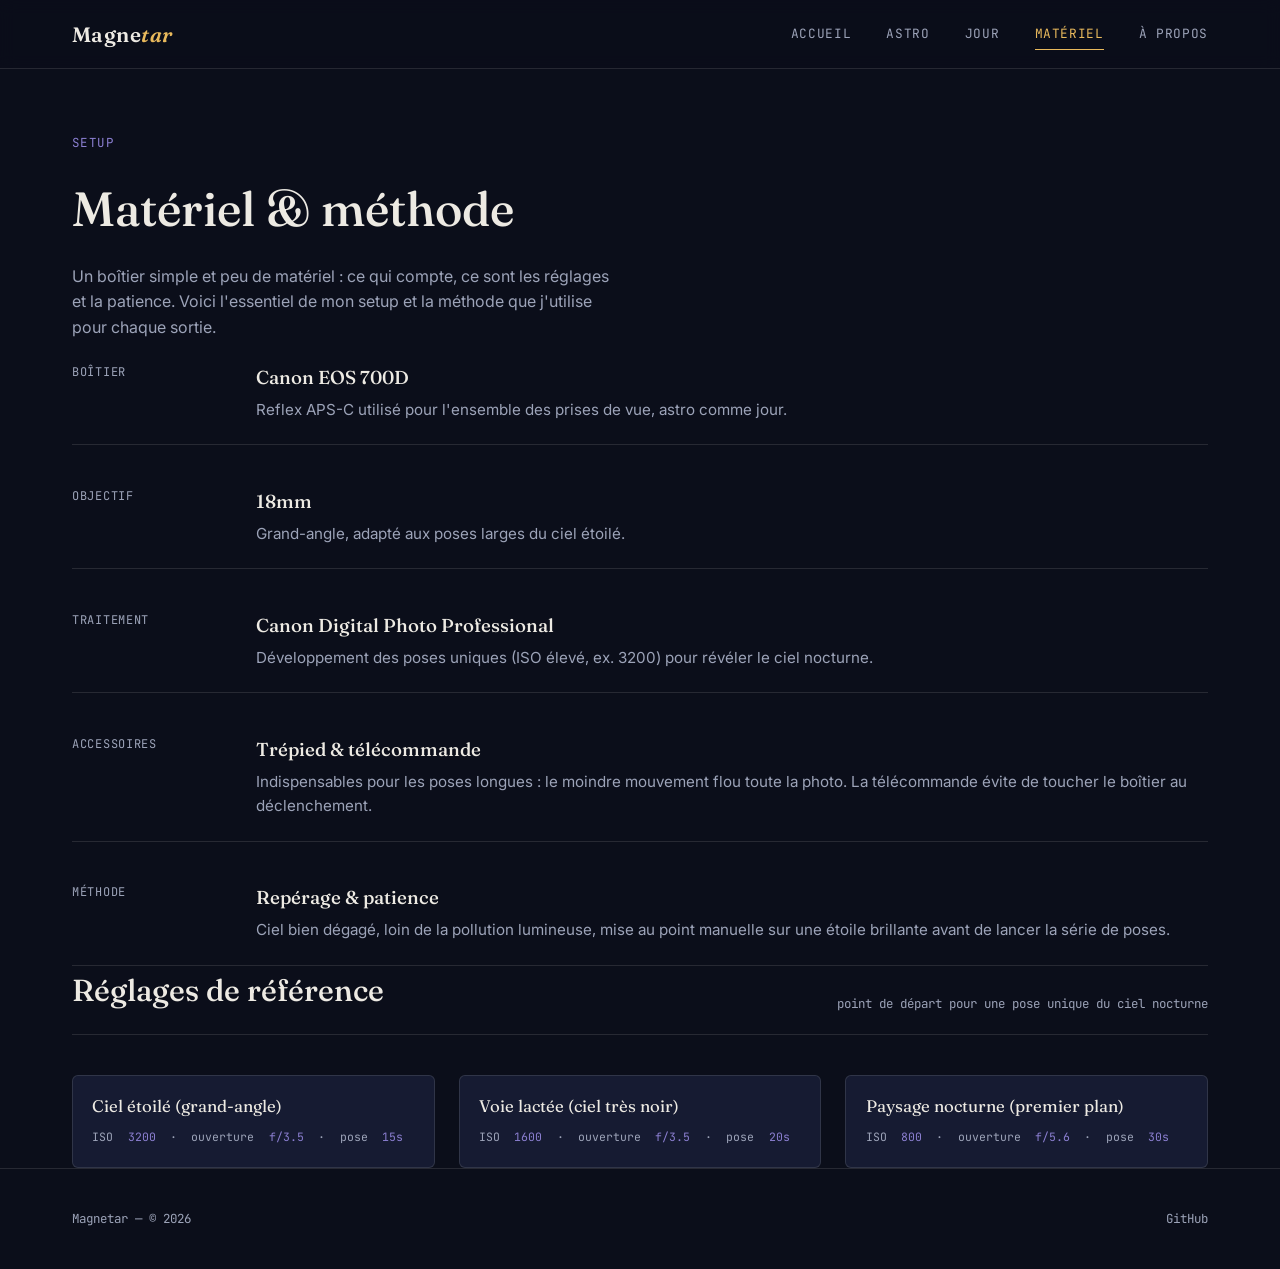
<file: materiel1.html>
<!DOCTYPE html>
<html lang="fr">
<head>
  <meta charset="UTF-8">
  <meta name="viewport" content="width=device-width, initial-scale=1.0">
  <title>Matériel — Magnetar</title>
  <link rel="preconnect" href="https://fonts.googleapis.com">
  <link href="https://fonts.googleapis.com/css2?family=Fraunces:ital,wght@0,500;0,600;1,500&family=Inter:wght@400;500&family=JetBrains+Mono:wght@400;500&display=swap" rel="stylesheet">
  <link rel="stylesheet" href="css/style.css">
</head>
<body>

  <header>
    <nav class="nav">
      <a href="index.html" class="logo">Magne<span>tar</span></a>
      <button id="nav-toggle" aria-label="Ouvrir le menu">☰</button>
      <div class="nav-links" id="nav-links">
        <a href="index.html">Accueil</a>
        <a href="astro.html">Astro</a>
        <a href="jour.html">Jour</a>
        <a href="materiel.html" class="active">Matériel</a>
        <a href="apropos.html">À propos</a>
      </div>
    </nav>
  </header>

  <section class="wrap" style="padding-top:4rem;">
    <p class="eyebrow">Setup</p>
    <h1 style="font-family:var(--font-display); font-weight:500; font-size:clamp(2rem,4vw,3rem);">Matériel & méthode</h1>
    <p style="color:var(--text-dim); max-width:55ch; margin-top:1rem;">Un boîtier simple et peu de matériel : ce qui compte, ce sont les réglages et la patience. Voici l'essentiel de mon setup et la méthode que j'utilise pour chaque sortie.</p>
  </section>

  <section class="wrap">
    <div class="gear-list">
      <div class="gear-item">
        <div class="label">Boîtier</div>
        <div class="value">
          <h3>Canon EOS 700D</h3>
          <p>Reflex APS-C utilisé pour l'ensemble des prises de vue, astro comme jour.</p>
        </div>
      </div>
      <div class="gear-item">
        <div class="label">Objectif</div>
        <div class="value">
          <h3>18mm</h3>
          <p>Grand-angle, adapté aux poses larges du ciel étoilé.</p>
        </div>
      </div>
      <div class="gear-item">
        <div class="label">Traitement</div>
        <div class="value">
          <h3>Canon Digital Photo Professional</h3>
          <p>Développement des poses uniques (ISO élevé, ex. 3200) pour révéler le ciel nocturne.</p>
        </div>
      </div>
      <div class="gear-item">
        <div class="label">Accessoires</div>
        <div class="value">
          <h3>Trépied & télécommande</h3>
          <p>Indispensables pour les poses longues : le moindre mouvement flou toute la photo. La télécommande évite de toucher le boîtier au déclenchement.</p>
        </div>
      </div>
      <div class="gear-item">
        <div class="label">Méthode</div>
        <div class="value">
          <h3>Repérage & patience</h3>
          <p>Ciel bien dégagé, loin de la pollution lumineuse, mise au point manuelle sur une étoile brillante avant de lancer la série de poses.</p>
        </div>
      </div>
    </div>
  </section>

  <section class="wrap">
    <div class="section-head">
      <h2>Réglages de référence</h2>
      <span class="coord">point de départ pour une pose unique du ciel nocturne</span>
    </div>
    <div class="gallery">
      <div class="card">
        <div class="card-body">
          <div class="card-title">Ciel étoilé (grand-angle)</div>
          <div class="exif">
            <span>ISO</span> 3200
            <span>·</span>
            <span>ouverture</span> f/3.5
            <span>·</span>
            <span>pose</span> 15s
          </div>
        </div>
      </div>
      <div class="card">
        <div class="card-body">
          <div class="card-title">Voie lactée (ciel très noir)</div>
          <div class="exif">
            <span>ISO</span> 1600
            <span>·</span>
            <span>ouverture</span> f/3.5
            <span>·</span>
            <span>pose</span> 20s
          </div>
        </div>
      </div>
      <div class="card">
        <div class="card-body">
          <div class="card-title">Paysage nocturne (premier plan)</div>
          <div class="exif">
            <span>ISO</span> 800
            <span>·</span>
            <span>ouverture</span> f/5.6
            <span>·</span>
            <span>pose</span> 30s
          </div>
        </div>
      </div>
    </div>
  </section>

  <footer>
    <div class="wrap" style="display:flex; justify-content:space-between; width:100%; flex-wrap:wrap; gap:1rem;">
      <span>Magnetar — © 2026</span>
      <a href="https://github.com/" target="_blank" rel="noopener">GitHub</a>
    </div>
  </footer>

  <script src="js/main.js"></script>
</body>
</html>
</file>
<file: css/style.css>
/* =========================================================
   GRAIN DE CIEL — feuille de style
   Palette : nuit indigo + or "lumière d'étoile" + violet nébuleuse
   ========================================================= */

:root {
  --bg: #0b0e1a;
  --bg-alt: #12172b;
  --bg-card: #161b32;
  --text: #edeae3;
  --text-dim: #9ca3b8;
  --accent-gold: #e8b95c;
  --accent-violet: #8b7fd1;
  --line: rgba(237, 234, 227, 0.12);

  --font-display: "Fraunces", Georgia, serif;
  --font-body: "Inter", system-ui, sans-serif;
  --font-mono: "JetBrains Mono", "Courier New", monospace;

  --maxw: 1200px;
}

* { box-sizing: border-box; margin: 0; padding: 0; }

html { scroll-behavior: smooth; }

body {
  background: var(--bg);
  color: var(--text);
  font-family: var(--font-body);
  line-height: 1.6;
  -webkit-font-smoothing: antialiased;
}

img { max-width: 100%; display: block; }

a { color: inherit; text-decoration: none; }

/* ---------- Layout générique ---------- */
.wrap {
  max-width: var(--maxw);
  margin: 0 auto;
  padding: 0 2rem;
}

/* ---------- Header / nav ---------- */
header {
  position: sticky;
  top: 0;
  z-index: 50;
  background: rgba(11, 14, 26, 0.85);
  backdrop-filter: blur(8px);
  border-bottom: 1px solid var(--line);
}

.nav {
  display: flex;
  align-items: center;
  justify-content: space-between;
  padding: 1.1rem 2rem;
  max-width: var(--maxw);
  margin: 0 auto;
}

.logo {
  font-family: var(--font-display);
  font-size: 1.3rem;
  font-weight: 600;
  letter-spacing: 0.02em;
}
.logo span { color: var(--accent-gold); font-style: italic; }

.nav-links {
  display: flex;
  gap: 2.2rem;
  font-family: var(--font-mono);
  font-size: 0.8rem;
  letter-spacing: 0.05em;
  text-transform: uppercase;
}

.nav-links a {
  color: var(--text-dim);
  transition: color 0.2s ease;
  position: relative;
}
.nav-links a:hover,
.nav-links a.active {
  color: var(--accent-gold);
}
.nav-links a.active::after {
  content: "";
  position: absolute;
  left: 0; right: 0; bottom: -6px;
  height: 1px;
  background: var(--accent-gold);
}

#nav-toggle {
  display: none;
  background: none;
  border: 1px solid var(--line);
  color: var(--text);
  font-size: 1rem;
  padding: 0.4rem 0.7rem;
  border-radius: 4px;
}

/* ---------- Hero avec ciel étoilé ---------- */
.hero {
  position: relative;
  min-height: 78vh;
  display: flex;
  flex-direction: column;
  justify-content: center;
  overflow: hidden;
  background-image:
    linear-gradient(180deg, rgba(11, 14, 26, 0.55) 0%, rgba(11, 14, 26, 0.88) 100%),
    url('../images/andromede.jpg');
  background-size: cover;
  background-position: center 40%;
  background-repeat: no-repeat;
}

/* Bandeau de transition entre l'image de fond (galaxie) et le reste de la page */
.hero::after,
.astro-hero::after {
  content: "";
  position: absolute;
  left: 0; right: 0; bottom: 0;
  height: 110px;
  z-index: 2;
  pointer-events: none;
  background:
    linear-gradient(180deg, transparent 0%, var(--bg) 88%),
    linear-gradient(90deg, transparent, var(--accent-violet) 35%, var(--accent-gold) 50%, var(--accent-violet) 65%, transparent);
  background-repeat: no-repeat;
  background-size: 100% 100%, 100% 2px;
  background-position: 0 0, 0 100%;
}

#starfield {
  position: absolute;
  inset: 0;
  width: 100%;
  height: 100%;
  z-index: 0;
}

/* Halo pulsant — évoque le champ magnétique d'un magnétar, signature du site */
.hero::before {
  content: "";
  position: absolute;
  top: 50%; left: 12%;
  width: 46vw;
  height: 46vw;
  max-width: 620px;
  max-height: 620px;
  transform: translateY(-50%);
  background: radial-gradient(circle, rgba(232, 185, 92, 0.16) 0%, rgba(139, 127, 209, 0.10) 40%, transparent 72%);
  border-radius: 50%;
  z-index: 0;
  animation: pulse-field 7s ease-in-out infinite;
  pointer-events: none;
}

@keyframes pulse-field {
  0%, 100% { opacity: 0.7; transform: translateY(-50%) scale(1); }
  50% { opacity: 1; transform: translateY(-50%) scale(1.06); }
}

@media (prefers-reduced-motion: reduce) {
  .hero::before { animation: none; }
}

.hero-content {
  position: relative;
  z-index: 1;
  max-width: var(--maxw);
  margin: 0 auto;
  padding: 0 2rem;
}

.eyebrow {
  font-family: var(--font-mono);
  font-size: 0.78rem;
  letter-spacing: 0.12em;
  text-transform: uppercase;
  color: var(--accent-violet);
  margin-bottom: 1.1rem;
}

.hero h1 {
  font-family: var(--font-display);
  font-weight: 500;
  font-size: clamp(2.4rem, 6vw, 4.6rem);
  line-height: 1.05;
  max-width: 14ch;
}
.hero h1 em {
  font-style: italic;
  color: var(--accent-gold);
}

.hero p {
  margin-top: 1.3rem;
  max-width: 46ch;
  color: var(--text-dim);
  font-size: 1.05rem;
}

.hero-cta {
  margin-top: 2.2rem;
  display: flex;
  gap: 1rem;
}

.btn {
  font-family: var(--font-mono);
  font-size: 0.78rem;
  letter-spacing: 0.05em;
  text-transform: uppercase;
  padding: 0.85rem 1.5rem;
  border-radius: 3px;
  border: 1px solid var(--line);
  transition: all 0.2s ease;
}
.btn-primary {
  background: var(--accent-gold);
  color: #14110a;
  border-color: var(--accent-gold);
}
.btn-primary:hover {
  filter: brightness(1.08);
  box-shadow: 0 0 24px rgba(232, 185, 92, 0.35);
}
.btn-ghost:hover { border-color: var(--accent-gold); color: var(--accent-gold); }

/* ---------- Intro "Astro" (fond galaxie d'Andromède) ---------- */
.astro-hero {
  position: relative;
  padding: 6rem 0 4rem;
  background-image:
    linear-gradient(180deg, rgba(11, 14, 26, 0.6) 0%, rgba(11, 14, 26, 0.94) 100%),
    url('../images/andromede.jpg');
  background-size: cover;
  background-position: center 30%;
  background-repeat: no-repeat;
}

/* ---------- Sections ---------- */
section { padding: 5rem 0; }

.section-head {
  display: flex;
  justify-content: space-between;
  align-items: flex-end;
  margin-bottom: 2.5rem;
  border-bottom: 1px solid var(--line);
  padding-bottom: 1.2rem;
}

.section-head h2 {
  font-family: var(--font-display);
  font-size: 1.9rem;
  font-weight: 500;
}

.section-head .coord {
  font-family: var(--font-mono);
  font-size: 0.78rem;
  color: var(--text-dim);
}

/* ---------- Galerie ---------- */
.gallery {
  display: grid;
  grid-template-columns: repeat(auto-fill, minmax(280px, 1fr));
  gap: 1.5rem;
}

.card {
  background: var(--bg-card);
  border: 1px solid var(--line);
  border-radius: 6px;
  overflow: hidden;
  transition: transform 0.25s ease, border-color 0.25s ease;
}
.card:hover {
  transform: translateY(-4px);
  border-color: var(--accent-gold);
  box-shadow: 0 12px 28px rgba(0, 0, 0, 0.35), 0 0 0 1px rgba(232, 185, 92, 0.08);
}

.card-img {
  aspect-ratio: 4 / 3;
  background: linear-gradient(135deg, #1a2040, #0e1225);
  display: flex;
  align-items: center;
  justify-content: center;
  color: var(--text-dim);
  font-family: var(--font-mono);
  font-size: 0.75rem;
  text-align: center;
  padding: 1rem;
}

.card-body { padding: 1.1rem 1.2rem 1.3rem; }

.card-title {
  font-family: var(--font-display);
  font-size: 1.05rem;
  margin-bottom: 0.5rem;
}

.card-img img {
  width: 100%;
  height: 100%;
  object-fit: cover;
  display: block;
}

.exif {
  display: flex;
  flex-wrap: wrap;
  gap: 0.5rem 0.9rem;
  font-family: var(--font-mono);
  font-size: 0.72rem;
  color: var(--accent-violet);
}
.exif span { color: var(--text-dim); }

/* ---------- Page matériel ---------- */
.gear-list {
  display: grid;
  gap: 1.2rem;
}
.gear-item {
  display: grid;
  grid-template-columns: 160px 1fr;
  gap: 1.5rem;
  padding: 1.4rem 0;
  border-bottom: 1px solid var(--line);
}
.gear-item .label {
  font-family: var(--font-mono);
  font-size: 0.75rem;
  color: var(--text-dim);
  text-transform: uppercase;
  letter-spacing: 0.06em;
}
.gear-item .value h3 {
  font-family: var(--font-display);
  font-weight: 500;
  margin-bottom: 0.3rem;
}
.gear-item .value p { color: var(--text-dim); font-size: 0.95rem; }

/* ---------- À propos ---------- */
.about-grid {
  display: grid;
  grid-template-columns: 1fr 1fr;
  gap: 3rem;
  align-items: start;
}
.about-photo {
  aspect-ratio: 3/4;
  background: linear-gradient(160deg, #1a2040, #0e1225);
  border: 1px solid var(--line);
  border-radius: 6px;
}
.about-text p { margin-bottom: 1.1rem; color: var(--text-dim); }
.about-text strong { color: var(--text); }

/* ---------- Footer ---------- */
footer {
  border-top: 1px solid var(--line);
  padding: 2.5rem 0;
  font-family: var(--font-mono);
  font-size: 0.78rem;
  color: var(--text-dim);
  display: flex;
  justify-content: space-between;
  flex-wrap: wrap;
  gap: 1rem;
}
footer a:hover { color: var(--accent-gold); }

/* ---------- Responsive ---------- */
@media (max-width: 760px) {
  .nav-links {
    position: absolute;
    top: 100%; left: 0; right: 0;
    background: var(--bg-alt);
    flex-direction: column;
    padding: 1.2rem 2rem;
    gap: 1.2rem;
    display: none;
    border-bottom: 1px solid var(--line);
  }
  .nav-links.open { display: flex; }
  #nav-toggle { display: block; }
  .about-grid { grid-template-columns: 1fr; }
  .gear-item { grid-template-columns: 1fr; gap: 0.4rem; }
}

@media (prefers-reduced-motion: reduce) {
  html { scroll-behavior: auto; }
  #starfield { display: none; }
}

/* =========================================================
   MODE JOUR — palette inversée pour la page "Jour"
   Appliqué via <body class="day">
   ========================================================= */
body.day {
  --bg: #f6f0e2;
  --bg-alt: #eee3cd;
  --bg-card: #fffbf3;
  --text: #3d3527;
  --text-dim: #85795f;
  --accent-gold: #dc9455;
  --accent-violet: #4f8a72;
  --accent-sky: #7fa3c4;
  --line: rgba(61, 53, 39, 0.12);
}

body.day header {
  background: rgba(246, 240, 226, 0.85);
}

body.day .card {
  box-shadow: 0 1px 2px rgba(61, 53, 39, 0.04);
}
body.day .card:hover {
  box-shadow: 0 10px 24px rgba(61, 53, 39, 0.1), 0 0 0 1px rgba(220, 148, 85, 0.14);
}

body.day .card-img,
body.day .about-photo {
  background: linear-gradient(135deg, #fbe9cf, #eadff0, #dcecdf);
  color: var(--text-dim);
}

body.day .btn-primary {
  color: #fffaf1;
}

body.day .btn-primary:hover {
  box-shadow: 0 0 20px rgba(220, 148, 85, 0.28);
}

body.day .exif span:nth-of-type(2) {
  color: var(--accent-sky);
}

/* Halo solaire — équivalent chaleureux du halo nébuleuse du hero de nuit */
.jour-intro {
  position: relative;
  padding-top: 4rem;
  overflow: hidden;
}
.jour-intro::before {
  content: "";
  position: absolute;
  top: -15%; right: -8%;
  width: 42vw;
  height: 42vw;
  max-width: 560px;
  max-height: 560px;
  background:
    radial-gradient(circle at 30% 35%, rgba(220, 148, 85, 0.22) 0%, transparent 55%),
    radial-gradient(circle at 65% 60%, rgba(127, 163, 196, 0.16) 0%, transparent 55%),
    radial-gradient(circle at 45% 70%, rgba(79, 138, 114, 0.14) 0%, transparent 60%);
  border-radius: 50%;
  z-index: 0;
  animation: pulse-field 7s ease-in-out infinite;
  pointer-events: none;
}
.jour-intro > * { position: relative; z-index: 1; }

@media (prefers-reduced-motion: reduce) {
  .jour-intro::before { animation: none; }
}

/* Focus visible clavier */
a:focus-visible, button:focus-visible {
  outline: 2px solid var(--accent-gold);
  outline-offset: 3px;
}
.lightbox {
  display: none;
  position: fixed; inset: 0;
  background: rgba(11,14,26,0.95);
  z-index: 100;
  align-items: center; justify-content: center;
}
.lightbox.open { display: flex; }
.lightbox img {
  max-width: 85vw; max-height: 85vh;
  border-radius: 6px;
}
.lb-close, .lb-prev, .lb-next {
  position: absolute;
  background: none; border: none;
  color: var(--text); font-size: 2rem;
  cursor: pointer; padding: 0.5rem;
}
.lb-close { top: 1.5rem; right: 1.5rem; }
.lb-prev { left: 1.5rem; top: 50%; transform: translateY(-50%); }
.lb-next { right: 1.5rem; top: 50%; transform: translateY(-50%); }
</file>
